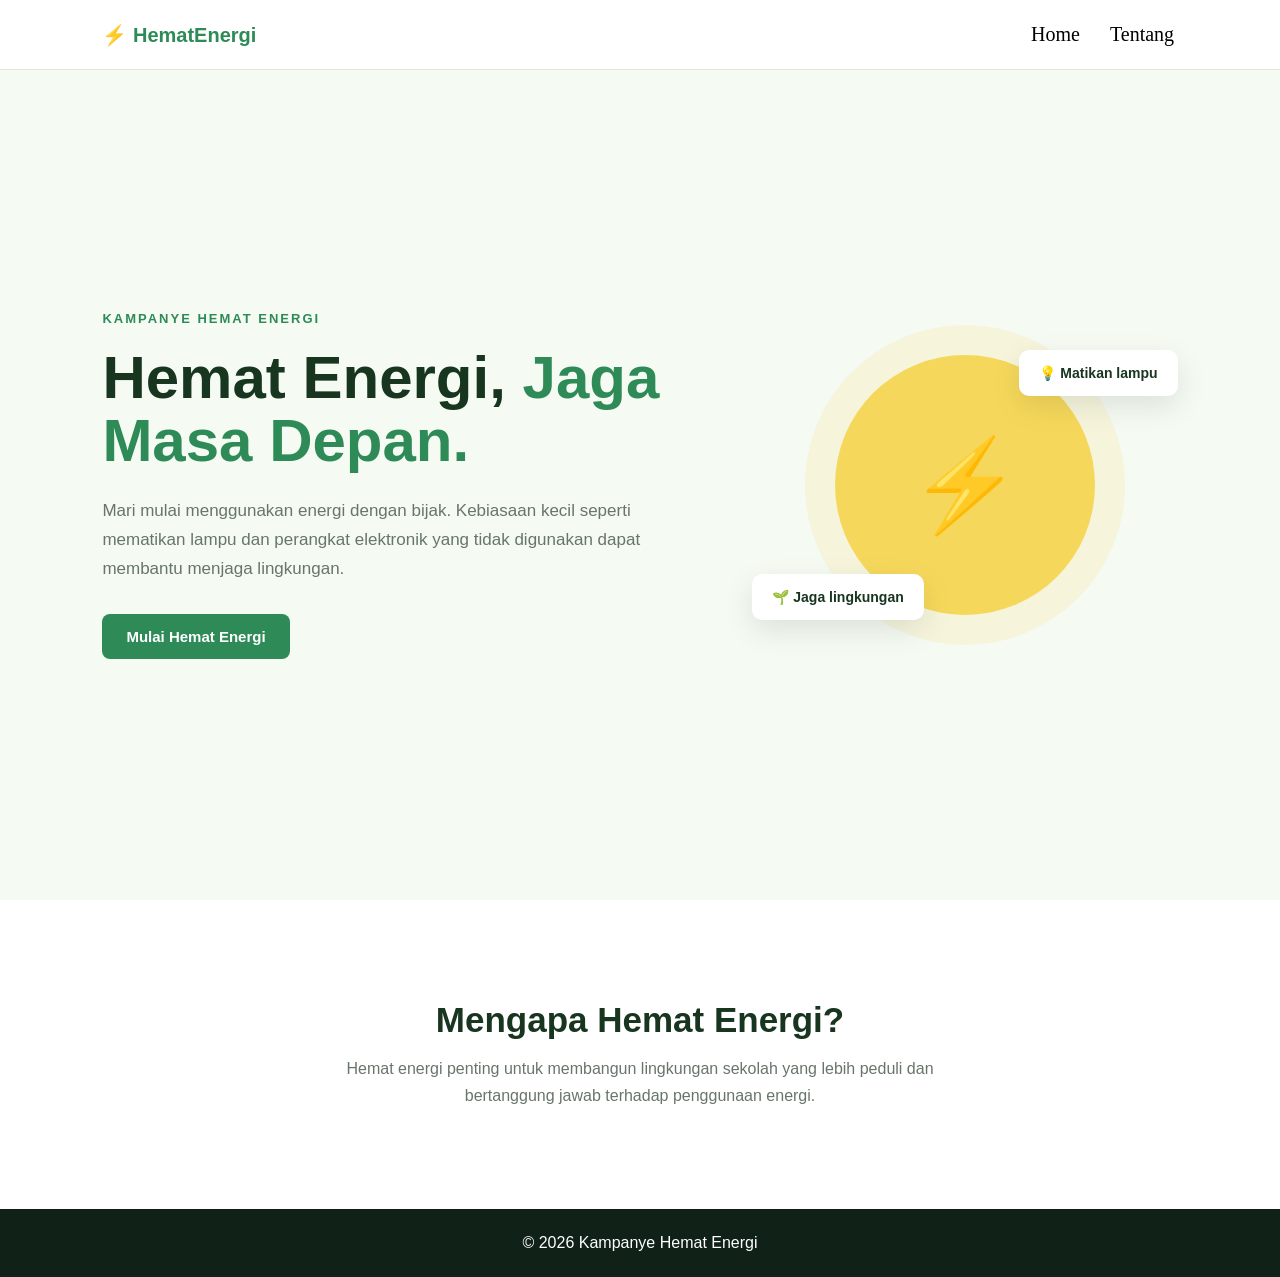
<file: index.html>
<!DOCTYPE html>
<html lang="id">
<head>
    <meta charset="UTF-8">
    <meta name="viewport" content="width=device-width, initial-scale=1.0">
    <title>Hemat Energi</title>
    <link rel="stylesheet" href="style.css">
</head>
<body>

<header>
    <div class="logo">⚡ HematEnergi</div>
        <div>
            <nav>
                <a href="#home">Home</a>
                <a href="#tentang">Tentang</a>
            </nav>
        </div>
</header>

<section class="home">
    <div class="content">
        <p class="small-title">KAMPANYE HEMAT ENERGI</p>

        <h1>
            Hemat Energi,
            <span>Jaga Masa Depan.</span>
        </h1>

        <p class="description">
            Mari mulai menggunakan energi dengan bijak.
            Kebiasaan kecil seperti mematikan lampu dan perangkat
            elektronik yang tidak digunakan dapat membantu menjaga lingkungan.
        </p>

        <button id="actionButton">
            Mulai Hemat Energi
        </button>
    </div>

    <div class="illustration">
        <div class="circle">
            ⚡
        </div>

        <div class="card card-one">
            💡 Matikan lampu
        </div>

        <div class="card card-two">
            🌱 Jaga lingkungan
        </div>
    </div>

</section>

<section class="tentang">

    <h2>Mengapa Hemat Energi?</h2>

    <p>
        Hemat energi penting untuk membangun lingkungan sekolah
        yang lebih peduli dan bertanggung jawab terhadap penggunaan energi.
    </p>

</section>

<footer>
    <p>© 2026 Kampanye Hemat Energi</p>
</footer>

<script src="script.js"></script>

</body>
</html>
</file>
<file: style.css>
* {
    margin: 0;
    padding: 0;
    box-sizing: border-box;
}

html {
    scroll-behavior: smooth;
}

body {
    font-family: Arial, sans-serif;
    background: #f5faf3;
    color: #17351f;
}

header {
    height: 70px;
    display: flex;
    align-items: center;
    justify-content: space-between;
    padding: 0 8%;
    background: white;
    border-bottom: 1px solid #e1e9df;
}

.logo {
    font-size: 20px;
    font-weight: bold;
    color: #2e8b57;
}

nav {
    display: flex;
    gap: 30px;
    border-radius: 20px;
    width: 150px;
    height: 40px;
    justify-content: center;
    align-items: center;
}

nav a {
    text-decoration: none;
    color:#000;
    font-size: 20px;
    font-family: bold;
}

nav a:hover {
    color: #2e8b57;
}

.home {
    min-height: calc(100vh - 70px);
    display: flex;
    align-items: center;
    justify-content: space-between;
    gap: 50px;
    padding: 60px 8%;
}

.content {
    max-width: 600px;
}

.small-title {
    color: #2e8b57;
    font-size: 13px;
    font-weight: bold;
    letter-spacing: 2px;
    margin-bottom: 20px;
}

h1 {
    font-size: 60px;
    line-height: 1.05;
    margin-bottom: 25px;
}

h1 span {
    color: #2e8b57;
}

.description {
    color: #68756b;
    font-size: 17px;
    line-height: 1.7;
    margin-bottom: 30px;
}

button {
    border: none;
    padding: 14px 24px;
    border-radius: 8px;
    background: #2e8b57;
    color: white;
    font-size: 15px;
    font-weight: bold;
    cursor: pointer;
}

button:hover {
    background: #236d44;
}

.illustration {
    width: 430px;
    height: 430px;
    position: relative;
    display: flex;
    justify-content: center;
    align-items: center;
}

.circle {
    width: 260px;
    height: 260px;
    border-radius: 50%;
    background: #f5d85b;
    display: flex;
    justify-content: center;
    align-items: center;
    font-size: 90px;
    box-shadow: 0 0 0 30px rgba(245, 216, 91, .15);
}

.card {
    position: absolute;
    background: white;
    padding: 15px 20px;
    border-radius: 10px;
    box-shadow: 0 10px 30px rgba(0, 0, 0, .1);
    font-size: 14px;
    font-weight: bold;
}

.card-one {
    top: 80px;
    right: 0;
}

.card-two {
    bottom: 80px;
    left: 0;
}

.tentang {
    padding: 100px 8%;
    text-align: center;
    background: white;
}

.tentang h2 {
    font-size: 35px;
    margin-bottom: 15px;
}

.tentang p {
    max-width: 650px;
    margin: auto;
    color: #68756b;
    line-height: 1.7;
}

footer {
    padding: 25px;
    text-align: center;
    background: #102117;
    color: white;
}

@media (max-width: 800px) {

    header {
        padding: 0 5%;
    }

    nav {
        gap: 15px;
    }

    .home {
        flex-direction: column;
        text-align: center;
        padding: 60px 5%;
    }

    h1 {
        font-size: 42px;
    }

    .illustration {
        width: 330px;
        height: 330px;
    }

    .circle {
        width: 200px;
        height: 200px;
        font-size: 65px;
    }

    .card-one {
        right: -10px;
    }

    .card-two {
        left: -10px;
    }
}
</file>
